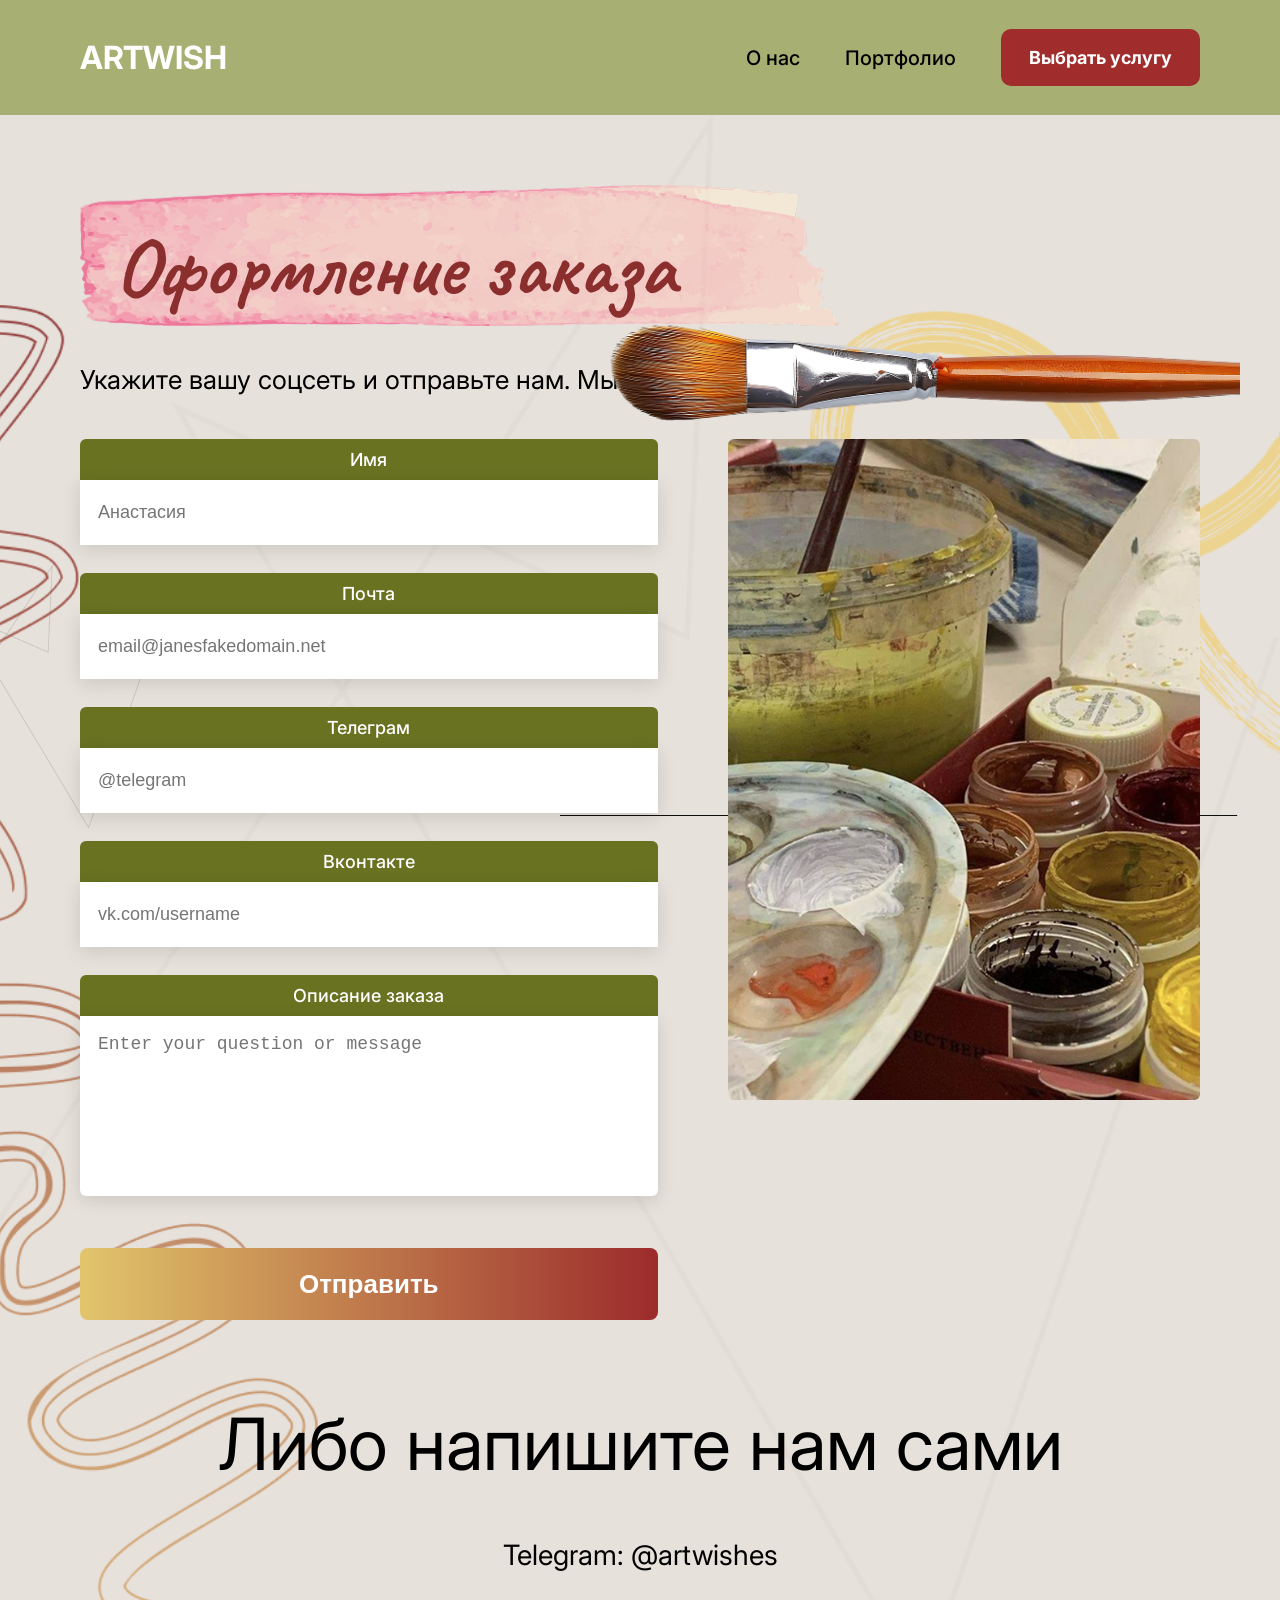
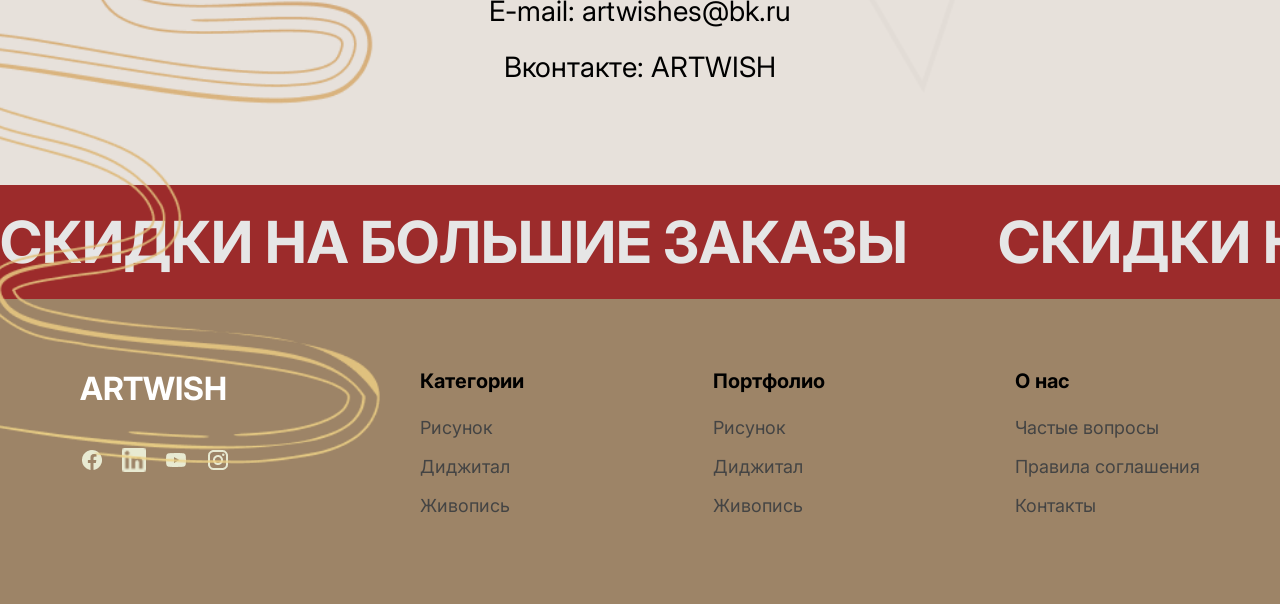
<file: order.html>
<!DOCTYPE html>
<html lang="ru">
<head>
  <meta charset="UTF-8" />
  <meta name="viewport" content="width=device-width, initial-scale=1.0"/>
  <title>ARTWISH — Оформление заказа</title>

  <link href="https://fonts.googleapis.com/css2?family=Inter:wght@400;500;700&family=Caveat:wght@700&display=swap" rel="stylesheet">

  <style>
    *{
      margin:0;
      padding:0;
      box-sizing:border-box;
    }

    body{
      font-family:'Inter',sans-serif;
      background:#E7E1DB;
      overflow-x:hidden;
      color:#000;
    }

    .page{
      width:100%;
      position:relative;
      background:#E7E1DB;
    }

    /* HEADER */

    header{
      width:100%;
      height:115px;
      background:#A7AF72;
      display:flex;
      align-items:center;
      justify-content:space-between;
      padding:0 80px;
      position:relative;
      z-index:5;
    }

    .logo{
      color:white;
      font-size:32px;
      font-weight:700;
    }

    nav{
      display:flex;
      align-items:center;
      gap:45px;
    }

    nav a{
      text-decoration:none;
      color:black;
      font-size:20px;
      font-weight:500;
    }

    .header-btn{
      background:#A02C2C;
      color:white;
      border:none;
      border-radius:10px;
      padding:18px 28px;
      font-size:18px;
      font-weight:700;
      cursor:pointer;
    }

    /* HERO */

    .hero{
      width:100%;
      padding:70px 80px 0;
      position:relative;
    }

    .paint-title{
      position:relative;
      width:760px;
      height:160px;
    }

    .paint-title img{
      width:100%;
      position:absolute;
      top:0;
      left:0;
    }

    .paint-title h1{
      position:absolute;
      top:30px;
      left:35px;
      font-family:'Caveat',cursive;
      font-size:82px;
      color:#8A2E2E;
      font-weight:700;
    }

    .brush{
      position:absolute;
      top:30px;
      right:40px;
      width:680px;
      z-index:2;
    }

    .subtitle{
      margin-top:15px;
      font-size:26px;
      line-height:1.5;
    }

    /* CONTENT */

    .content{
      margin-top:40px;
      display:flex;
      gap:70px;
      align-items:flex-start;
      position:relative;
      z-index:2;
    }

    .form-section{
      width:55%;
    }

    .side-image{
      width:45%;
      display:flex;
      justify-content:center;
    }

    .side-image img{
      width:100%;
      max-width:700px;
      border-radius:6px;
      object-fit:cover;
    }

    /* FORM */

    .form-group{
      margin-bottom:28px;
    }

    .form-label{
      width:100%;
      background:#687221;
      color:white;
      text-align:center;
      padding:10px;
      border-radius:6px 6px 0 0;
      font-size:18px;
      font-weight:500;
    }

    .form-input,
    .form-textarea{
      width:100%;
      border:none;
      background:white;
      padding:18px;
      font-size:18px;
      outline:none;
      box-shadow:0 4px 18px rgba(0,0,0,0.12);
    }

    .form-input{
      height:65px;
    }

    .form-textarea{
      height:180px;
      resize:none;
      border-radius:0 0 6px 6px;
    }

    .submit-btn{
      width:100%;
      height:72px;
      border:none;
      border-radius:8px;
      background:linear-gradient(90deg,#E1C56B 0%, #9C2B2B 100%);
      color:white;
      font-size:26px;
      font-weight:700;
      cursor:pointer;
      margin-top:20px;
    }

    /* CONTACT BLOCK */

    .contacts{
      width:100%;
      text-align:center;
      margin-top:80px;
      position:relative;
      z-index:2;
    }

    .contacts h2{
      font-size:72px;
      font-weight:400;
      margin-bottom:40px;
    }

    .contacts p{
      font-size:28px;
      line-height:2;
    }

    /* PROMO */

    .promo{
      width:100vw;
      margin-left:calc(50% - 50vw);
      background:#9C2B2B;
      overflow:hidden;
      margin-top:90px;
      padding:22px 0;
      white-space:nowrap;
    }

    .promo-track{
      display:flex;
      gap:90px;
      width:max-content;
      animation:move 18s linear infinite;
    }

    .promo span{
      color:#E6E6E6;
      font-size:58px;
      font-weight:700;
    }

    @keyframes move{
      from{
        transform:translateX(0);
      }
      to{
        transform:translateX(-50%);
      }
    }

    /* FOOTER */

    footer{
      width:100%;
      background:#9D8467;
      padding:70px 80px;
      position:relative;
    }

    .footer-content{
      display:flex;
      justify-content:space-between;
      align-items:flex-start;
      flex-wrap:wrap;
      gap:60px;
    }

    .footer-logo{
      color:white;
      font-size:32px;
      font-weight:700;
      margin-bottom:40px;
    }

    .socials{
      display:flex;
      gap:18px;
      margin-top:25px;
    }

    .socials img{
      width:24px;
      height:24px;
    }

    .footer-column h3{
      margin-bottom:24px;
      font-size:20px;
    }

    .footer-column a{
      display:block;
      text-decoration:none;
      color:#444;
      margin-bottom:18px;
      font-size:18px;
    }

    /* VECTORS */

    .vector-top{
      position:absolute;
      top:90px;
      right:-50px;
      width:520px;
      opacity:0.9;
      z-index:1;
    }

    .vector-left{
      position:absolute;
      left:-70px;
      top:450px;
      width:220px;
      opacity:0.9;
      z-index:1;
    }

    .vector-bottom{
      position:absolute;
      left:-40px;
      bottom:140px;
      width:420px;
      z-index:1;
      opacity:0.9;
    }

    .star-lines{
      position:absolute;
      inset:0;
      width:100%;
      height:100%;
      opacity:0.15;
      pointer-events:none;
      z-index:0;
    }

    @media(max-width:1200px){

      .content{
        flex-direction:column;
      }

      .form-section,
      .side-image{
        width:100%;
      }

      .brush{
        display:none;
      }

      .paint-title{
        width:100%;
      }

      .paint-title h1{
        font-size:64px;
      }

      .contacts h2{
        font-size:48px;
      }
    }

  </style>
</head>

<body>

<div class="page">

  <!-- HEADER -->

  <header>

    <div class="logo">ARTWISH</div>

    <nav>
      <a href="about.html">О нас</a>
      <a href="services.html">Портфолио</a>
      <a href="services.html" class="header-btn">Выбрать услугу</a>
    </nav>

  </header>

  <!-- HERO -->

  <section class="hero">

    <!-- декоративные линии -->
    <img src="images/vector-pattern-bg2.png.png" class="star-lines" alt="">
    <img src="images/Vector 3.png" class="vector-top" alt="">
    <img src="images/vector-pattern-bg2.png.png" class="vector-left" alt="">

    <div class="paint-title">
      <img src="images/vecteezy_pink-watercolor-stain-watercolor-background_22062492 1.png" alt="">
      <h1>Оформление заказа</h1>
    </div>

    <img src="images/vecteezy_ai-generated-3d-rendering-of-a-paint-brush-on-transparent_42350270 1.png" class="brush" alt="">

    <p class="subtitle">
      Укажите вашу соцсеть и отправьте нам. Мы вам напишем!
    </p>

    <!-- CONTENT -->

    <div class="content">

      <!-- FORM -->

      <div class="form-section">

        <div class="form-group">
          <div class="form-label">Имя</div>
          <input type="text" class="form-input" placeholder="Анастасия">
        </div>

        <div class="form-group">
          <div class="form-label">Почта</div>
          <input type="email" class="form-input" placeholder="email@janesfakedomain.net">
        </div>

        <div class="form-group">
          <div class="form-label">Телеграм</div>
          <input type="text" class="form-input" placeholder="@telegram">
        </div>

        <div class="form-group">
          <div class="form-label">Вконтакте</div>
          <input type="text" class="form-input" placeholder="vk.com/username">
        </div>

        <div class="form-group">
          <div class="form-label">Описание заказа</div>
          <textarea class="form-textarea" placeholder="Enter your question or message"></textarea>
        </div>

        <button class="submit-btn">Отправить</button>

      </div>

      <!-- IMAGE -->

      <div class="side-image">
        <img src="images/IMG_5983 1.png" alt="">
      </div>

    </div>

    <!-- CONTACTS -->

    <section class="contacts">

      <h2>Либо напишите нам сами</h2>

      <p>Telegram: @artwishes</p>
      <p>E-mail: artwishes@bk.ru</p>
      <p>Вконтакте: ARTWISH</p>

    </section>

  </section>

  <!-- PROMO -->

  <section class="promo">

    <div class="promo-track">
      <span>СКИДКИ НА БОЛЬШИЕ ЗАКАЗЫ</span>
      <span>СКИДКИ НА БОЛЬШИЕ ЗАКАЗЫ</span>
      <span>СКИДКИ НА БОЛЬШИЕ ЗАКАЗЫ</span>
      <span>СКИДКИ НА БОЛЬШИЕ ЗАКАЗЫ</span>
    </div>

  </section>

  <!-- FOOTER -->

  <footer>

    <img src="images/vector-pattern-bg7.png.png" class="vector-bottom" alt="">

    <div class="footer-content">

      <div>
        <div class="footer-logo">ARTWISH</div>

        <div class="socials">
          <img src="images/Iconф.png" alt="">
          <img src="images/Iconин.png" alt="">
          <img src="images/Iconю.png" alt="">
          <img src="images/Iconи.png" alt="">
        </div>
      </div>

      <div class="footer-column">
        <h3>Категории</h3>
        <a href="portfolio-graphics.html">Рисунок</a>
        <a href="portfolio-digital.html">Диджитал</a>
        <a href="portfolio-painting.html">Живопись</a>
      </div>

      <div class="footer-column">
        <h3>Портфолио</h3>
        <a href="portfolio-graphics.html">Рисунок</a>
        <a href="portfolio-digital.html">Диджитал</a>
        <a href="portfolio-painting.html">Живопись</a>
      </div>

      <div class="footer-column">
        <h3>О нас</h3>
        <a href="about.html">Частые вопросы</a>
        <a href="about.html">Правила соглашения</a>
        <a href="about.html">Контакты</a>
      </div>

    </div>

  </footer>

</div>

</body>
</html>
</file>
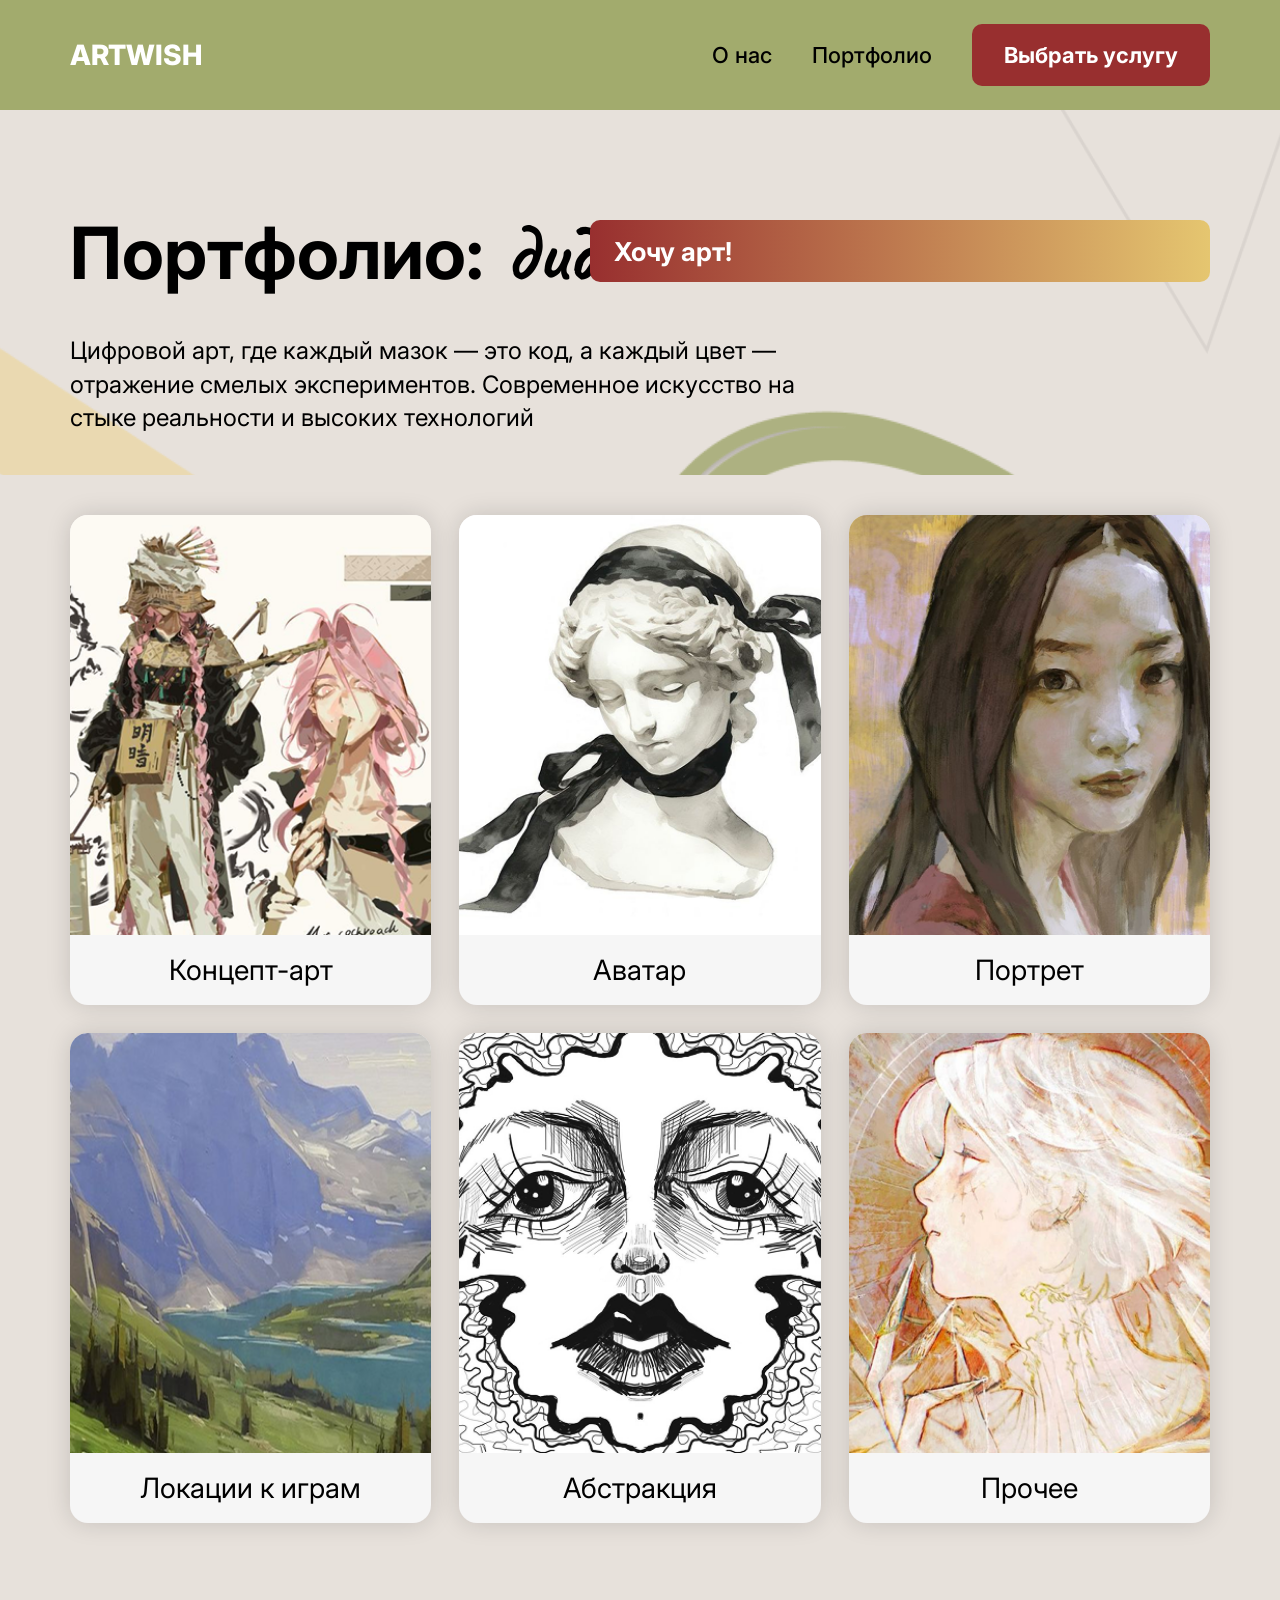
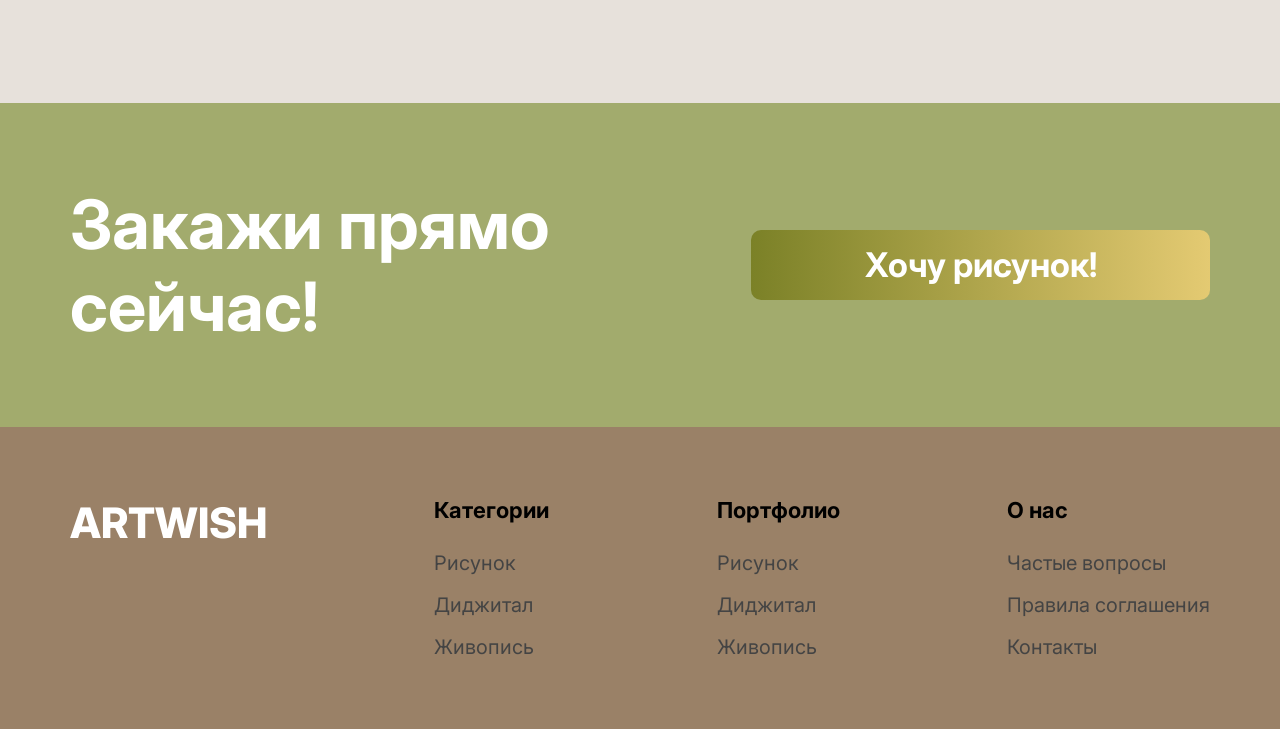
<file: portfolio-digital.html>
<!DOCTYPE html>
<html lang="ru">
<head>
  <meta charset="UTF-8" />
  <meta name="viewport" content="width=device-width, initial-scale=1.0"/>
  <title>ARTWISH — Портфолио Диджитал</title>

  <link rel="preconnect" href="https://fonts.googleapis.com">
  <link href="https://fonts.googleapis.com/css2?family=Caveat:wght@700&family=Inter:wght@300;400;500;700;800&display=swap" rel="stylesheet">

  <style>

    *{
      margin:0;
      padding:0;
      box-sizing:border-box;
    }

    body{
      background:#e7e1db;
      font-family:'Inter', sans-serif;
      overflow-x:hidden;
      color:#000;
    }

    a{
      text-decoration:none;
      color:inherit;
    }

    /* ---------------- HEADER ---------------- */

    header{
      width:100%;
      height:110px;
      background:#a2ab6d;
      display:flex;
      justify-content:space-between;
      align-items:center;
      padding:0 70px;
      position:relative;
      z-index:10;
    }

    .logo{
      color:white;
      font-size:28px;
      font-weight:800;
    }

    nav{
      display:flex;
      align-items:center;
      gap:40px;
    }

    nav a{
      font-size:22px;
      font-weight:500;
    }

    .header-btn{
      background:#982f2f;
      color:white;
      padding:18px 32px;
      border-radius:10px;
      font-size:22px;
      font-weight:700;
    }

    /* ---------------- HERO ---------------- */

    .hero{
      width:100%;
      position:relative;
      padding:90px 70px 40px;
      overflow:hidden;
    }

    .hero h1{
      font-size:72px;
      display:flex;
      align-items:center;
      gap:20px;
      position:relative;
      z-index:2;
    }

    .hero h1 span{
      font-family:'Caveat', cursive;
      font-size:82px;
      font-weight:700;
    }

    .hero-text{
      width:760px;
      margin-top:30px;
      font-size:24px;
      line-height:1.4;
      position:relative;
      z-index:2;
    }

    .hero-btn{
      position:absolute;
      top:110px;
      right:70px;
      width:620px;
      height:62px;
      border:none;
      border-radius:10px;
      color:white;
      font-size:26px;
      font-weight:700;
      text-align:left;
      padding-left:24px;
      background:linear-gradient(to right,#982f2f,#e5c670);
      z-index:2;
      cursor:pointer;
      display:flex;
      align-items:center;
      text-decoration:none;
    }

    /* ---------------- DECOR ---------------- */

    .yellow-line{
      position:absolute;
      left:-120px;
      top:120px;
      width:700px;
      opacity:0.5;
      z-index:0;
    }

    .green-line{
      position:absolute;
      right:-250px;
      top:40px;
      width:900px;
      z-index:0;
      opacity:0.8;
    }

    .gray-line{
      position:absolute;
      right:-150px;
      bottom:120px;
      width:800px;
      opacity:0.4;
      z-index:0;
    }

    .palette{
      position:absolute;
      left:-40px;
      top:850px;
      width:420px;
      z-index:1;
    }

    .tablet{
      position:absolute;
      left:-20px;
      top:760px;
      width:500px;
      z-index:1;
    }

    /* ---------------- CARDS ---------------- */

    .cards-section{
      width:100%;
      padding:40px 70px 120px;
      position:relative;
      z-index:2;
    }

    .cards-grid{
      display:grid;
      grid-template-columns:repeat(3,1fr);
      gap:28px;
    }

    .card{
      background:#f6f6f6;
      border-radius:18px;
      overflow:hidden;
      box-shadow:0 0 25px rgba(0,0,0,0.15);
    }

    .card img{
      width:100%;
      height:420px;
      object-fit:cover;
      display:block;
    }

    .card-title{
      padding:18px;
      text-align:center;
      font-size:28px;
      font-weight:400;
    }

    /* ---------------- CTA ---------------- */

    .cta{
      width:100%;
      background:#a2ab6d;
      padding:80px 70px;
      display:flex;
      justify-content:space-between;
      align-items:center;
      margin-top:60px;
    }

    .cta h2{
      color:white;
      font-size:68px;
      font-weight:700;
    }

    .cta a{
      width:500px;
      height:70px;
      border:none;
      border-radius:10px;
      background:linear-gradient(to right,#7b8127,#e4ca72);
      color:white;
      font-size:34px;
      font-weight:700;
      cursor:pointer;
      display:flex;
      align-items:center;
      justify-content:center;
      text-decoration:none;
    }

    /* ---------------- FOOTER ---------------- */

    footer{
      width:100%;
      background:#9a8167;
      padding:70px;
      color:white;
    }

    .footer-content{
      display:flex;
      justify-content:space-between;
      flex-wrap:wrap;
      gap:40px;
    }

    .footer-logo{
      font-size:42px;
      font-weight:800;
      margin-bottom:40px;
    }

    .footer-column{
      display:flex;
      flex-direction:column;
      gap:18px;
    }

    .footer-column h3{
      color:black;
      font-size:22px;
      margin-bottom:10px;
    }

    .footer-column a{
      color:#444;
      font-size:20px;
      text-decoration:none;
    }

  </style>
</head>

<body>

  <!-- HEADER -->

  <header>

    <div class="logo">ARTWISH</div>

    <nav>
      <a href="about.html">О нас</a>
      <a href="services.html">Портфолио</a>

      <a href="services.html" class="header-btn">
        Выбрать услугу
      </a>
    </nav>

  </header>

  <!-- HERO -->

  <section class="hero">

    <!-- декоративные линии -->

    <img src="images/Vector 0.png" class="yellow-line">
    <img src="images/vector-pattern-bg4.png.png" class="green-line">
    <img src="images/vector-pattern-bg2.png.png" class="gray-line">

    <!-- декор -->

    <img src="images/81A4iMHLRmL._AC_SL1500_ 1.png" class="palette">
    <img src="images/81A4iMHLRmL._AC_SL1500_ 1.png" class="tablet">

    <h1>
      Портфолио:
      <span>диджитал</span>
    </h1>

    <p class="hero-text">
      Цифровой арт, где каждый мазок — это код,
      а каждый цвет — отражение смелых экспериментов.
      Современное искусство на стыке реальности
      и высоких технологий
    </p>

    <a href="order.html" class="hero-btn">
      Хочу арт!
    </a>

  </section>

  <!-- CARDS -->

  <section class="cards-section">

    <div class="cards-grid">

      <div class="card">
        <img src="images/Image-18.png">
        <div class="card-title">Концепт-арт</div>
      </div>

      <div class="card">
        <img src="images/Image-19.png">
        <div class="card-title">Аватар</div>
      </div>

      <div class="card">
        <img src="images/Image-20.png">
        <div class="card-title">Портрет</div>
      </div>

      <div class="card">
        <img src="images/Image-21.png">
        <div class="card-title">Локации к играм</div>
      </div>

      <div class="card">
        <img src="images/Image-3.png">
        <div class="card-title">Абстракция</div>
      </div>

      <div class="card">
        <img src="images/Image-22.png">
        <div class="card-title">Прочее</div>
      </div>

    </div>

  </section>

  <!-- CTA -->

  <section class="cta">

    <h2>Закажи прямо сейчас!</h2>

    <a href="order.html">
      Хочу рисунок!
    </a>

  </section>

  <!-- FOOTER -->

  <footer>

    <div class="footer-content">

      <div>

        <div class="footer-logo">
          ARTWISH
        </div>

      </div>

      <div class="footer-column">
        <h3>Категории</h3>
        <a href="portfolio-graphics.html">Рисунок</a>
        <a href="portfolio-digital.html">Диджитал</a>
        <a href="portfolio-painting.html">Живопись</a>
      </div>

      <div class="footer-column">
        <h3>Портфолио</h3>
        <a href="portfolio-graphics.html">Рисунок</a>
        <a href="portfolio-digital.html">Диджитал</a>
        <a href="portfolio-painting.html">Живопись</a>
      </div>

      <div class="footer-column">
        <h3>О нас</h3>
        <a href="about.html">Частые вопросы</a>
        <a href="about.html">Правила соглашения</a>
        <a href="about.html">Контакты</a>
      </div>

    </div>

  </footer>

</body>
</html>
</file>
